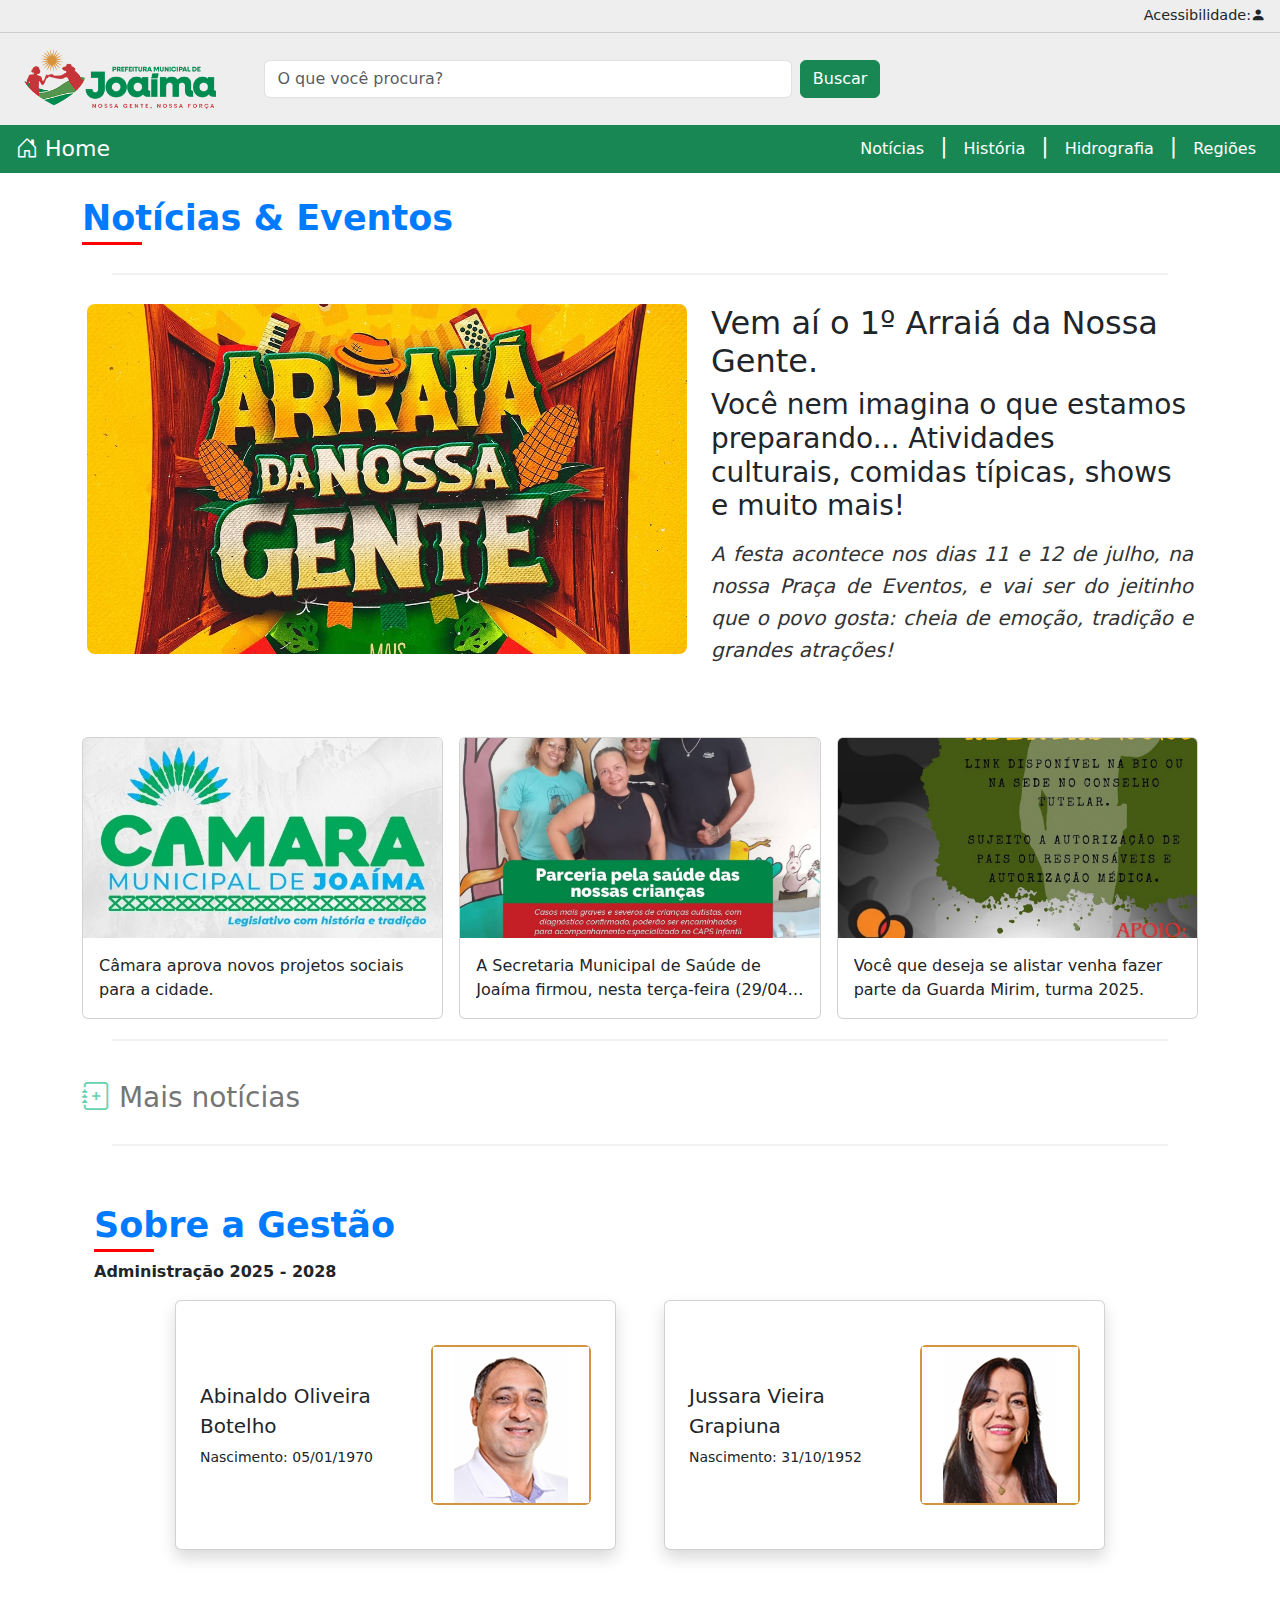
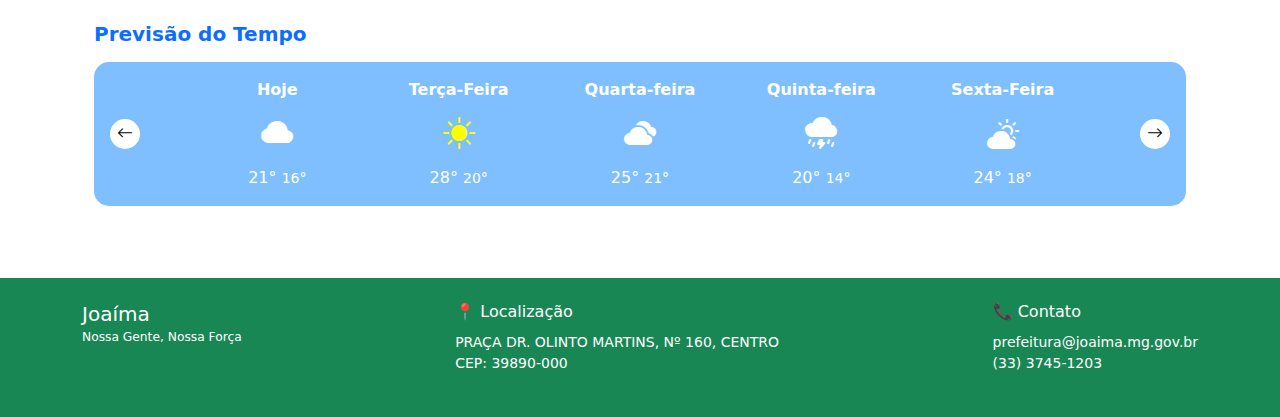
<file: index.html>
<!DOCTYPE html>
<html lang="pt-br">

<head>
    <meta charset="UTF-8">
    <meta name="viewport" content="width=device-width, initial-scale=1">
    <title>Prefeitura de Joaíma</title>

    <!-- CSS -->
    <link rel="stylesheet" href="css/style.css">

    <!-- Bootstrap -->
    <link href="https://cdn.jsdelivr.net/npm/bootstrap@5.3.0/dist/css/bootstrap.min.css" rel="stylesheet">

    <link rel="stylesheet" href="https://cdn.jsdelivr.net/npm/bootstrap-icons@1.10.5/font/bootstrap-icons.css">
    <link href="https://fonts.googleapis.com/css2?family=Inter:wght@400;600;700&display=swap" rel="stylesheet">

    <!-- Hotjar Tracking Code for https://joaima.netlify.app/ -->
    <script>
        (function (h, o, t, j, a, r) {
            h.hj = h.hj || function () { (h.hj.q = h.hj.q || []).push(arguments) };
            h._hjSettings = { hjid: 6449091, hjsv: 6 };
            a = o.getElementsByTagName('head')[0];
            r = o.createElement('script'); r.async = 1;
            r.src = t + h._hjSettings.hjid + j + h._hjSettings.hjsv;
            a.appendChild(r);
        })(window, document, 'https://static.hotjar.com/c/hotjar-', '.js?sv=');
    </script>

</head>

<body>

    <!-- Top bar -->
    <div class="top-bar d-flex justify-content-between align-items-center">
        <div></div>
        <div>Acessibilidade:<i class="bi bi-person-fill"></i></div>
    </div>

    <!-- Header com a logo e a barra de pesquisa -->
    <header>
        <div class="py-3 align-items-center" style="background-color: #eee;">
            <div class="d-flex align-items-center px-4">
                <a class="me-3news" href="index.html">
                    <img src="img/logo_mobile.svg" alt="Logo Joaíma" class="logo me-5">
                </a>
                <form class="d-flex w-50" role="search">
                    <input class="form-control me-2" type="search" placeholder="O que você procura?"
                        aria-label="Buscar">
                    <button class="btn btn-success" type="submit">Buscar</button>
                </form>
            </div>
        </div>

        <!-- Barra de navegação (NavBar) -->
        <nav class="navbar navbar-expand-lg navbar-dark bg-success py-0">
            <a class="navbar-brand ps-3" href="index.html" style="font-size: 22px;">
                <i class="bi bi-house-door"></i>
                <span style="font-size: 22px;">Home</span>
            </a>

            <button class="navbar-toggler ms-auto me-2" type="button" data-bs-toggle="collapse"
                data-bs-target="#navbarContent">
                <span class="navbar-toggler-icon"></span>
            </button>

            <div class="collapse navbar-collapse px-3 py-2" id="navbarContent">
                <ul class="navbar-nav ms-auto fs-6">
                    <li class="nav-item"><a class="nav-link text-white" href="index.html">Notícias</a></li>
                    <span class="text-white px-2 d-none d-md-inline" style="font-size: 22px;">|</span>
                    <li class="nav-item"><a class="nav-link text-white" href="historia.html">História</a></li>
                    <span class="text-white px-2 d-none d-md-inline" style="font-size: 22px;">|</span>
                    <li class="nav-item"><a class="nav-link text-white" href="hidrografias.html">Hidrografia</a></li>
                    <span class="text-white px-2 d-none d-md-inline" style="font-size: 22px;">|</span>
                    <li class="nav-item"><a class="nav-link text-white" href="regioes.html">Regiões</a></li>
                </ul>
            </div>

        </nav>
    </header>


    <!-- Conteúdo principal da página -->
    <div class="container">
        <h4 class="section-title mt-4">Notícias & Eventos</h4>
        <hr class="custom-separator">

        <!-- Destaques -->
        <div class="row mt-4">
            <div class="col-md-12">
                <div class="d-flex flex-column flex-md-row align-items-start destaque-box">
                    <img src="img/Cultura.jpg" alt="Arraiá" class="img-destaque me-4 news-card">
                    <div>
                        <h1 class="fs-2">Vem aí o 1º Arraiá da Nossa Gente.</h1>
                        <h1 class="fs-3">Você nem imagina o que estamos preparando... Atividades culturais, comidas
                            típicas, shows e
                            muito mais!</h1>
                        <p class="fst-italic">A festa acontece nos dias 11 e 12 de julho, na nossa Praça de Eventos, e
                            vai ser do jeitinho que o povo gosta:
                            cheia de emoção, tradição e grandes atrações!</p>
                    </div>
                </div>
            </div>
        </div>

        <div class="row row-cols-1 row-cols-md-3 g-3" style="padding-top: 50px;">

            <div class="col">
                <div class="card news-card">
                    <img src="img/camara1.jpg" class="card-img-top" alt="Notícia">
                    <div class="card-body">
                        <p class="card-text">Câmara aprova novos projetos sociais para a cidade.</p>
                    </div>
                </div>
            </div>

            <div class="col">
                <div class="card news-card">
                    <img src="img/saude (1).jpg" class="card-img-top" alt="Notícia">
                    <div class="card-body">
                        <p class="card-text">A Secretaria Municipal de Saúde de Joaíma firmou, nesta terça-feira
                            (29/04), uma importante parceria com o CAPS Infantil de Jequitinhonha.</p>
                    </div>
                </div>
            </div>

            <div class="col">
                <div class="card news-card">
                    <img src="img/social.jpg" class="card-img-top" alt="Notícia">
                    <div class="card-body">
                        <p class="card-text">Você que deseja se alistar venha fazer parte da Guarda Mirim, turma 2025.
                        </p>
                    </div>
                </div>
            </div>
        </div>
        <hr class="custom-separator">

        <!-- Mais notícias -->
        <h3 style="color: #757575; padding-top: 30px; padding-bottom: 10px;">
            <i class="bi bi-journal-plus" style=" color: #65D2AE;"></i>
            Mais notícias
        </h3>

        <hr class="custom-separator">

        <!-- Seção: Sobre a Gestão -->
        <section class="gestao">
            <div class="container">
                <h4 class="section-title mt-5">Sobre a Gestão</h4>
                <p><strong>Administração 2025 - 2028</strong></p>
                <div class="row justify-content-center gap-4">

                    <div class="col-md-5">
                        <div class="card p-4 shadow d-flex flex-row align-items-center" style="min-height: 250px;">
                            <div class="me-4">
                                <p class="fs-5 mb-1">Abinaldo Oliveira Botelho</p>
                                <small>Nascimento: 05/01/1970</small>
                            </div>
                            <img src="img/abinaldo.png" alt="Prefeito" class="rounded">
                        </div>
                    </div>

                    <div class="col-md-5">
                        <div class="card p-4 shadow d-flex flex-row align-items-center" style="min-height: 250px;">
                            <div class="me-4">
                                <p class="fs-5 mb-1">Jussara Vieira Grapiuna</p>
                                <small>Nascimento: 31/10/1952</small>
                            </div>
                            <img src="img/jussara.png" alt="Vice Prefeita" class="rounded">
                        </div>
                    </div>

                </div>
            </div>
        </section>


        <section class="clima py-5">

            <div class="container my-4">
                <h5 class="text-primary fw-bold mb-3">Previsão do Tempo</h5>

                <div class="d-flex weather-widget">
                    <div class="arrow me-3"><i class="bi bi-arrow-left"></i></div>

                    <div class="forecast-day">
                        <div class="day">Hoje</div>
                        <div class="icon"><i class="bi bi-cloud-fill"></i></div>
                        <div class="temp">21° <small>16°</small></div>
                    </div>

                    <div class="forecast-day">
                        <div class="day">Terça-Feira</div>
                        <div class="icon" style="color: yellow;"><i class="bi bi-sun-fill"></i></div>
                        <div class="temp">28° <small>20°</small></div>
                    </div>

                    <div class="forecast-day">
                        <div class="day">Quarta-feira</div>
                        <div class="icon"><i class="bi bi-clouds-fill"></i></div>
                        <div class="temp">25° <small>21°</small></div>
                    </div>

                    <div class="forecast-day">
                        <div class="day">Quinta-feira</div>
                        <div class="icon"><i class="bi bi-cloud-lightning-rain-fill"></i></div>
                        <div class="temp">20° <small>14°</small></div>
                    </div>

                    <div class="forecast-day">
                        <div class="day">Sexta-Feira</div>
                        <div class="icon"><i class="bi bi-cloud-sun-fill"></i></div>
                        <div class="temp">24° <small>18°</small></div>
                    </div>

                    <div class="arrow ms-3"><i class="bi bi-arrow-right"></i></div>
                </div>
            </div>
        </section>

    </div> <!-- Fechamento do container "main" Principal -->

    <!-- Rodapé -->
    <footer class="bg-success text-white py-4">
        <div class=" container footer-flex">
            <div>
                <h5 class="mb-0">Joaíma</h5>
                <small>Nossa Gente, Nossa Força</small>
                <div class="mt-3">
                    <i class="fab fa-facebook me-2"></i>
                    <i class="fab fa-linkedin me-2"></i>
                    <i class="fab fa-instagram"></i>
                </div>
            </div>
            <div>
                <h6>📍 Localização</h6>
                <p>PRAÇA DR. OLINTO MARTINS, Nº 160, CENTRO<br>CEP: 39890-000</p>
            </div>
            <div>
                <h6>📞 Contato</h6>
                <p>prefeitura@joaima.mg.gov.br<br>(33) 3745-1203</p>
            </div>
        </div>
    </footer>


    <!-- Bootstrap JS -->
    <script src="https://cdn.jsdelivr.net/npm/bootstrap@5.3.0/dist/js/bootstrap.bundle.min.js"></script>

</body>

</html>
</file>
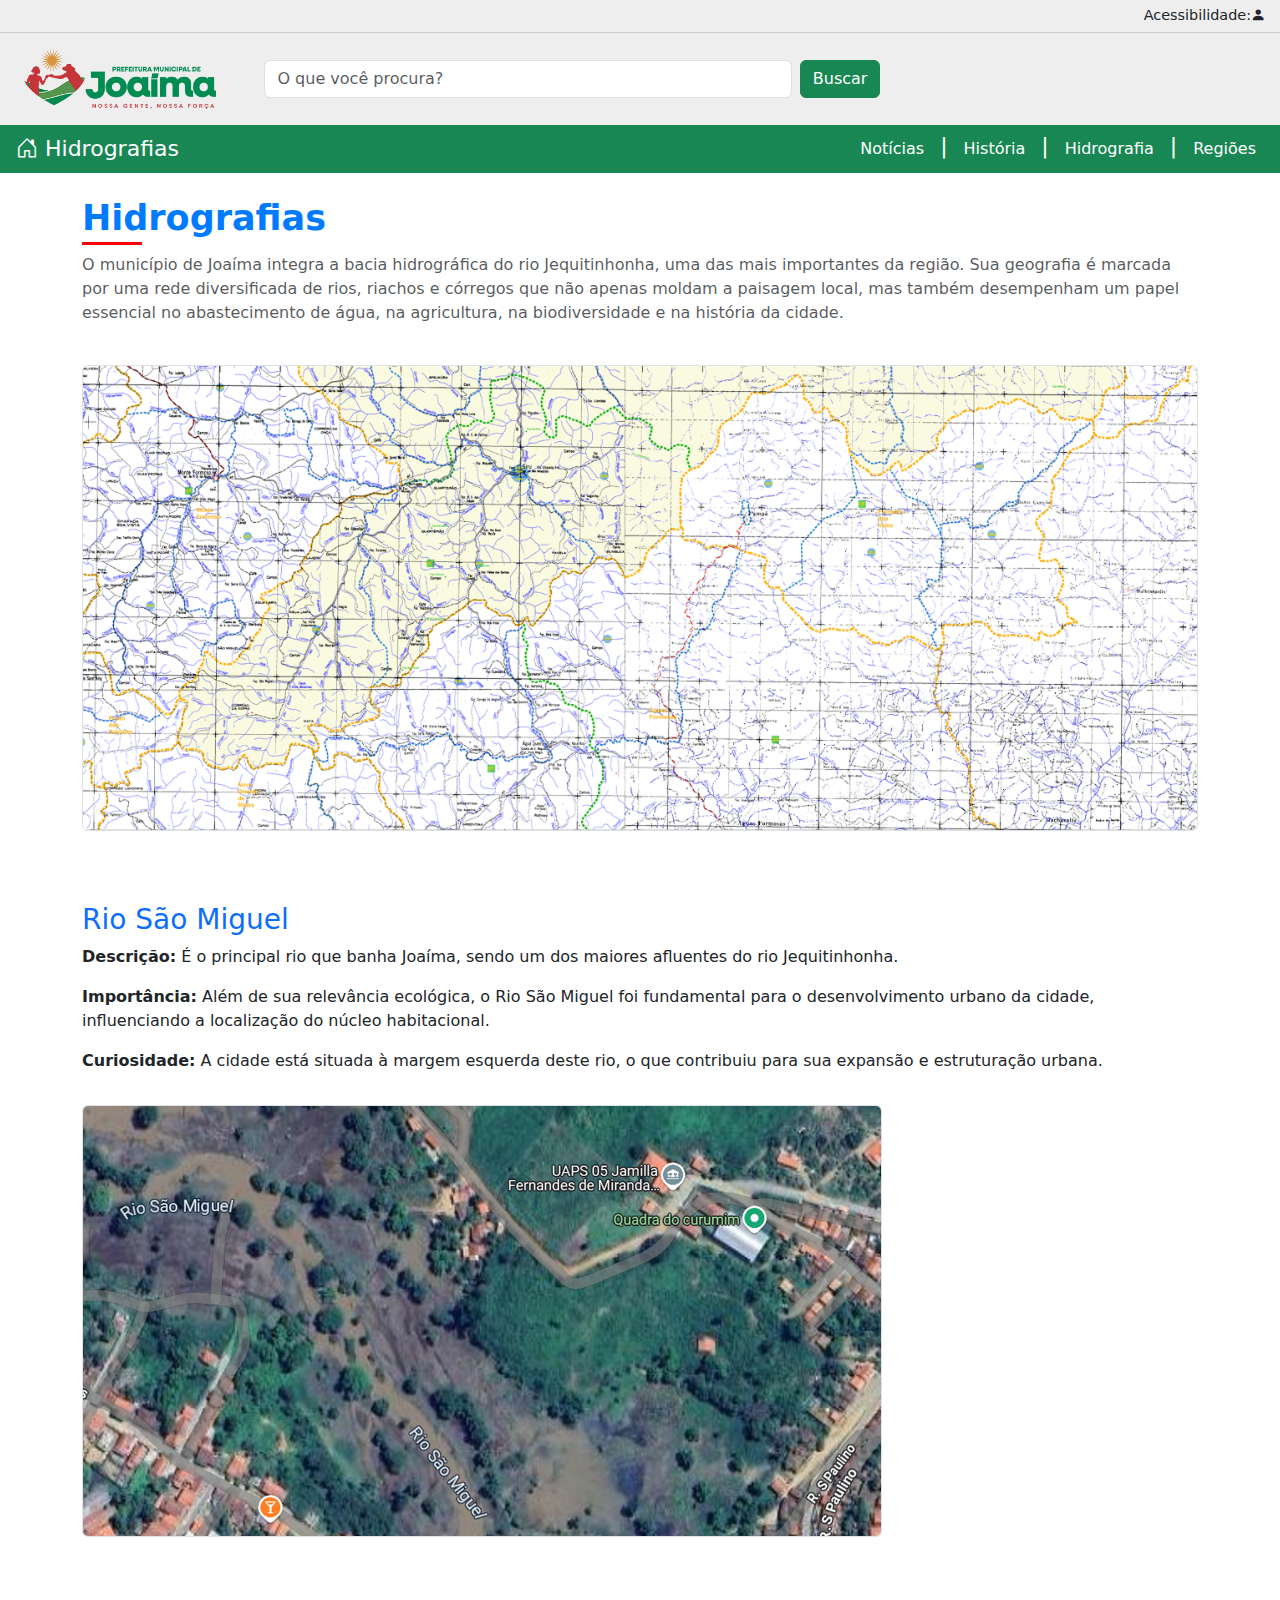
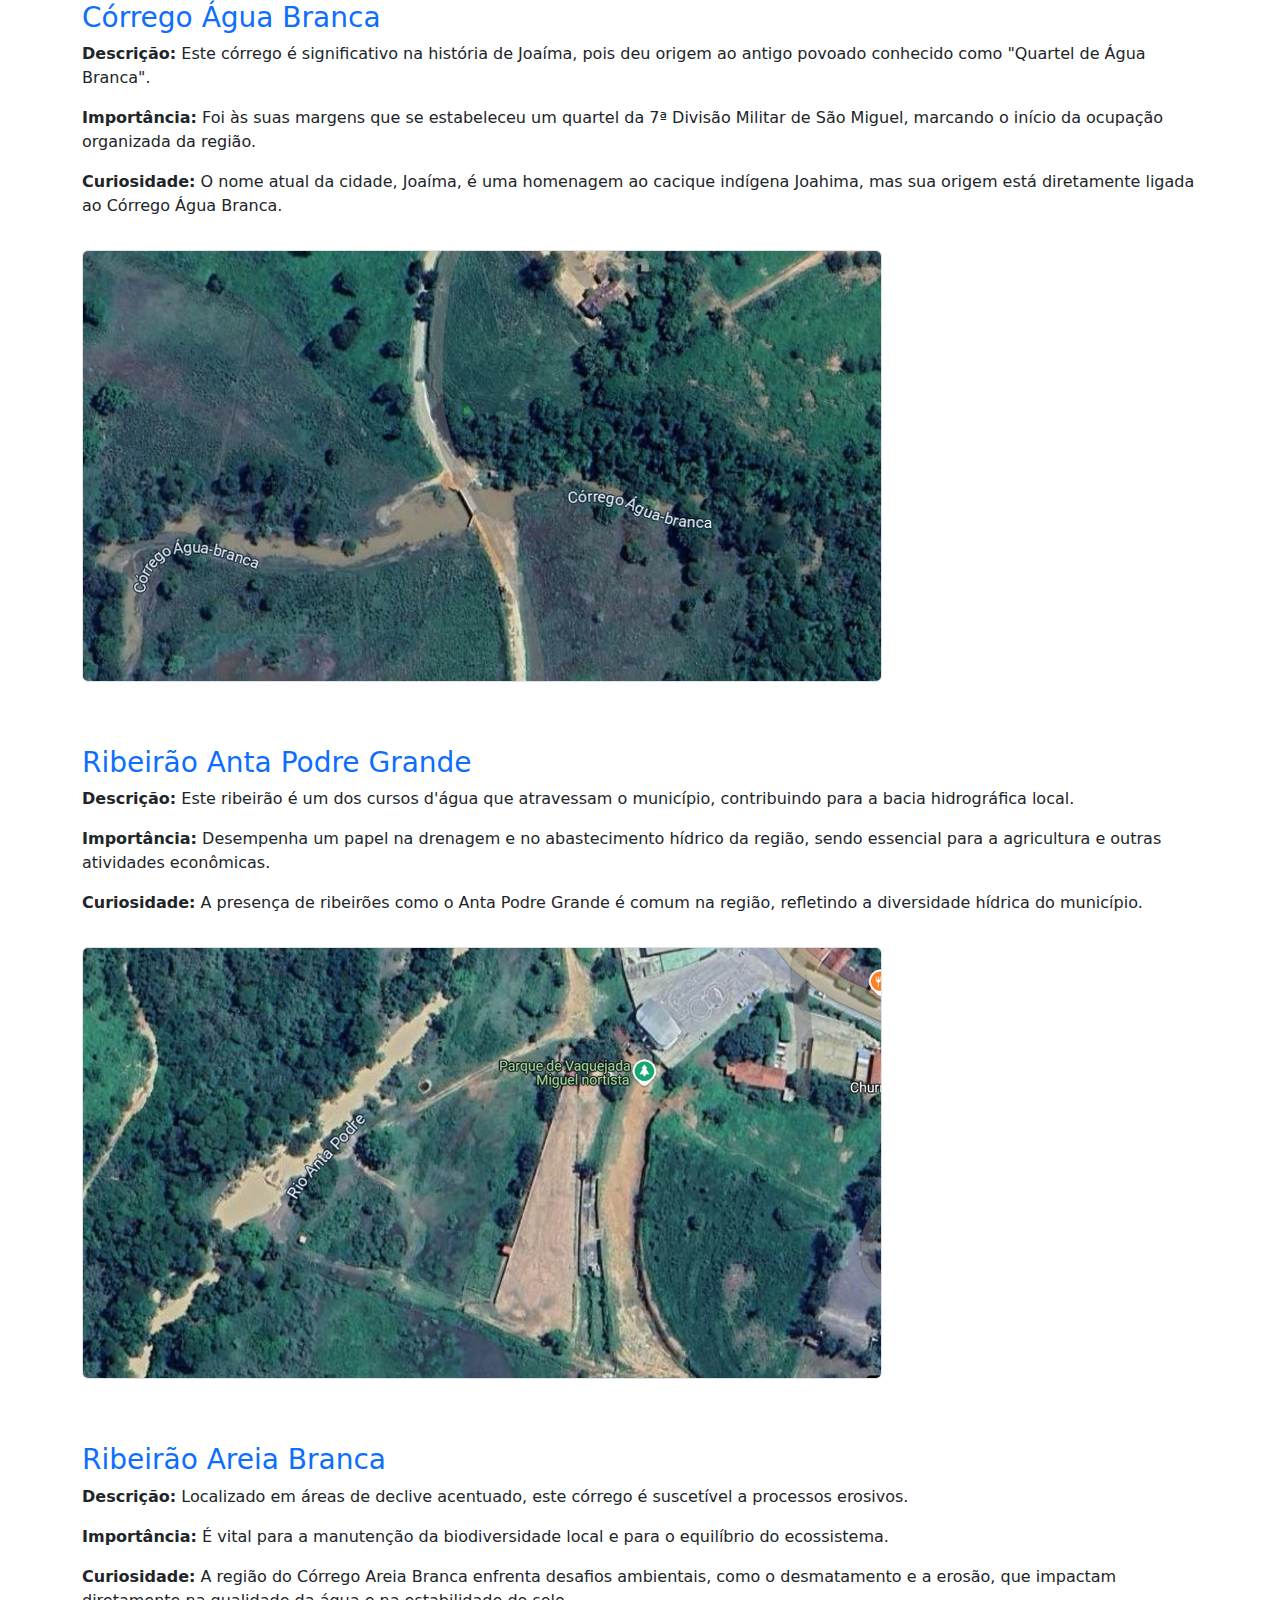
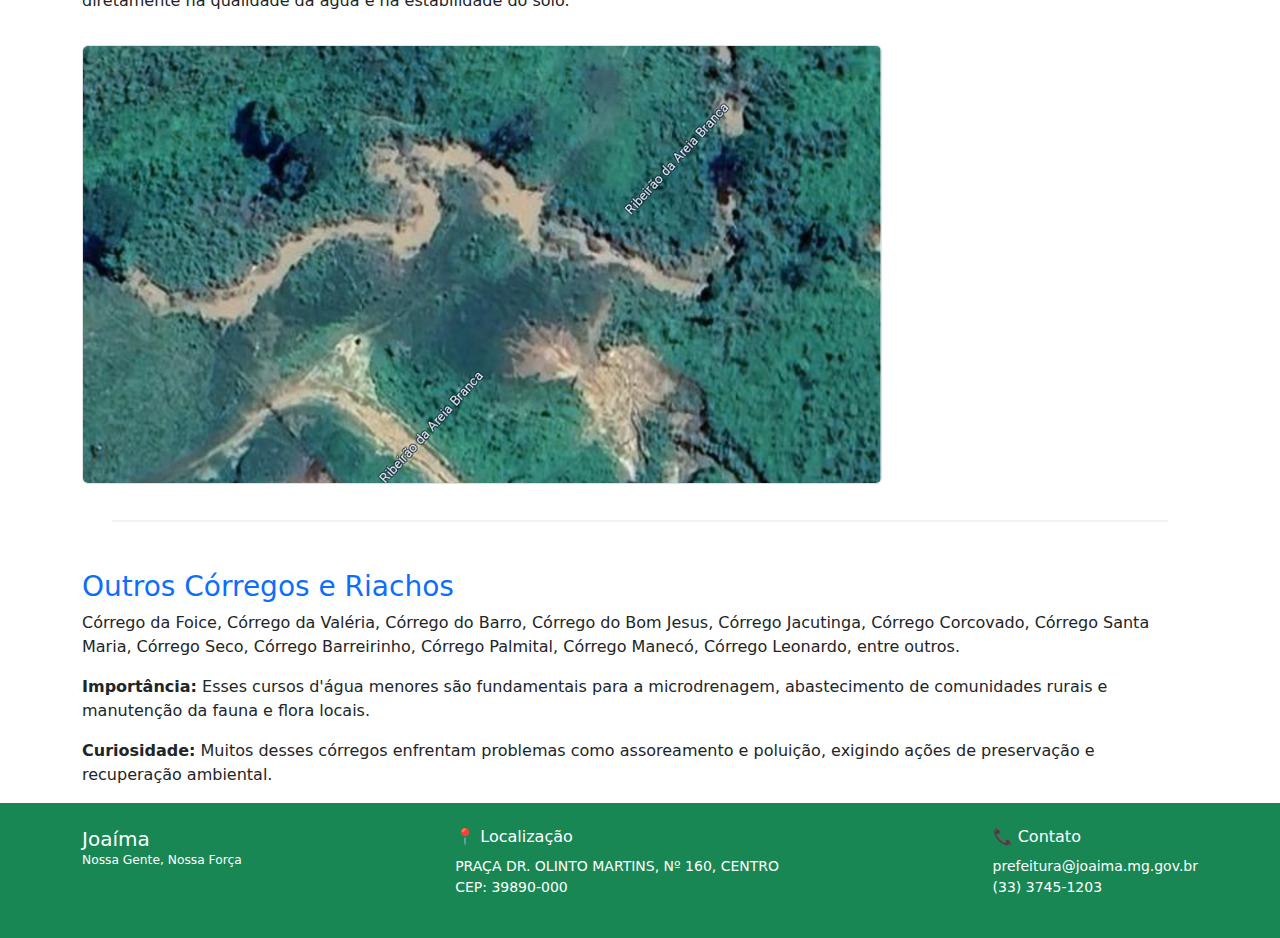
<file: hidrografias.html>
<html lang="pt-br">

<head>
    <meta charset="UTF-8">
    <meta name="viewport" content="width=device-width, initial-scale=1.0">
    <title>Prefeitura de Joaíma</title>

    <!-- CSS -->
    <link rel="stylesheet" href="css/style.css">

    <!-- Bootstrap -->
    <link href="https://cdn.jsdelivr.net/npm/bootstrap@5.3.0/dist/css/bootstrap.min.css" rel="stylesheet">

    <link rel="stylesheet" href="https://cdn.jsdelivr.net/npm/bootstrap-icons@1.10.5/font/bootstrap-icons.css">
    <link href="https://fonts.googleapis.com/css2?family=Inter:wght@400;600;700&display=swap" rel="stylesheet">

    <!-- Hotjar Tracking Code for https://joaima.netlify.app/ -->
    <script>
        (function (h, o, t, j, a, r) {
            h.hj = h.hj || function () { (h.hj.q = h.hj.q || []).push(arguments) };
            h._hjSettings = { hjid: 6449091, hjsv: 6 };
            a = o.getElementsByTagName('head')[0];
            r = o.createElement('script'); r.async = 1;
            r.src = t + h._hjSettings.hjid + j + h._hjSettings.hjsv;
            a.appendChild(r);
        })(window, document, 'https://static.hotjar.com/c/hotjar-', '.js?sv=');
    </script>

</head>

<body>
    <!-- Top bar -->
    <div class="top-bar d-flex justify-content-between align-items-center">
        <div></div>
        <div>Acessibilidade:<i class="bi bi-person-fill"></i></div>
    </div>

    <!-- Header com a logo e a barra de pesquisa -->
    <header>
        <div class="py-3 align-items-center" style="background-color: #eee;">
            <div class="d-flex align-items-center px-4">
                <a class="me-3news" href="index.html">
                    <img src="img/logo_mobile.svg" alt="Logo Joaíma" class="logo me-5">
                </a>
                <form class="d-flex w-50" role="search">
                    <input class="form-control me-2" type="search" placeholder="O que você procura?"
                        aria-label="Buscar">
                    <button class="btn btn-success" type="submit">Buscar</button>
                </form>
            </div>
        </div>

        <!-- Barra de navegação (NavBar) -->
        <nav class="navbar navbar-expand-lg navbar-dark bg-success py-0">
            <a class="navbar-brand ps-3" href="hidrografias.html" style="font-size: 22px;">
                <i class="bi bi-house-door"></i>
                <span style="font-size: 22px;">Hidrografias</span>
            </a>

            <button class="navbar-toggler ms-auto me-2" type="button" data-bs-toggle="collapse"
                data-bs-target="#navbarContent">
                <span class="navbar-toggler-icon"></span>
            </button>

            <div class="collapse navbar-collapse px-3 py-2" id="navbarContent">
                <ul class="navbar-nav ms-auto fs-6">
                    <li class="nav-item"><a class="nav-link text-white" href="index.html">Notícias</a></li>
                    <span class="text-white px-2 d-none d-md-inline" style="font-size: 22px;">|</span>
                    <li class="nav-item"><a class="nav-link text-white" href="historia.html">História</a></li>
                    <span class="text-white px-2 d-none d-md-inline" style="font-size: 22px;">|</span>
                    <li class="nav-item"><a class="nav-link text-white" href="hidrografias.html">Hidrografia</a></li>
                    <span class="text-white px-2 d-none d-md-inline" style="font-size: 22px;">|</span>
                    <li class="nav-item"><a class="nav-link text-white" href="regioes.html">Regiões</a></li>
                </ul>
            </div>

        </nav>
    </header>

    <!-- Seção: Hidrografias -->
    <section class="hidrografias">
        <div class="container">
            <h4 class="section-title mt-4">Hidrografias</h4>
            <p class="text-muted">
                O município de Joaíma integra a bacia hidrográfica do rio Jequitinhonha, uma das mais importantes da
                região.
                Sua geografia é marcada por uma rede diversificada de rios, riachos e córregos que não apenas moldam a
                paisagem
                local, mas também desempenham um papel essencial no abastecimento de água, na agricultura, na
                biodiversidade e na história da cidade.
            </p>

            <img src="img/mapa-hidrographico.png" alt="Mapa Hidrográfico" class="img-fluid my-4 rounded border">

            <!-- Rio São Miguel -->
            <h3 class="mt-5 text-primary">Rio São Miguel</h3>
            <p><strong>Descrição:</strong> É o principal rio que banha Joaíma, sendo um dos maiores afluentes do rio
                Jequitinhonha.</p>
            <p><strong>Importância:</strong> Além de sua relevância ecológica, o Rio São Miguel foi fundamental para o
                desenvolvimento urbano da cidade, influenciando a localização do núcleo habitacional.</p>
            <p><strong>Curiosidade:</strong> A cidade está situada à margem esquerda deste rio, o que contribuiu para
                sua expansão e estruturação urbana.</p>
            <img src="img/riomiguelfoto.png" alt="Rio São Miguel" class="img-fluid my-3 rounded border" width="800" />

            <!-- Córrego Água Branca -->
            <h3 class="mt-5 text-primary">Córrego Água Branca</h3>
            <p><strong>Descrição:</strong> Este córrego é significativo na história de Joaíma, pois deu origem ao antigo
                povoado conhecido como "Quartel de Água Branca".</p>
            <p><strong>Importância:</strong> Foi às suas margens que se estabeleceu um quartel da 7ª Divisão Militar de
                São Miguel, marcando o início da ocupação organizada da região.</p>
            <p><strong>Curiosidade:</strong> O nome atual da cidade, Joaíma, é uma homenagem ao cacique indígena
                Joahima, mas sua origem está diretamente ligada ao Córrego Água Branca.</p>
            <img src="img/corrego-agua-branca.png" alt="Córrego Água Branca" class="img-fluid my-3 rounded border"
                width="800" />

            <!-- Ribeirão Anta Podre Grande -->
            <h3 class="mt-5 text-primary">Ribeirão Anta Podre Grande</h3>
            <p><strong>Descrição:</strong> Este ribeirão é um dos cursos d'água que atravessam o município, contribuindo
                para a bacia hidrográfica local.</p>
            <p><strong>Importância:</strong> Desempenha um papel na drenagem e no abastecimento hídrico da região, sendo
                essencial para a agricultura e outras atividades econômicas.</p>
            <p><strong>Curiosidade:</strong> A presença de ribeirões como o Anta Podre Grande é comum na região,
                refletindo a diversidade hídrica do município.</p>
            <img src="img/ribeirao-anta-podre.png" alt="Ribeirão Anta Podre Grande"
                class="img-fluid my-3 rounded border" width="800" />

            <!-- Ribeirão Areia Branca -->
            <h3 class="mt-5 text-primary">Ribeirão Areia Branca</h3>
            <p><strong>Descrição:</strong> Localizado em áreas de declive acentuado, este córrego é suscetível a
                processos erosivos.</p>
            <p><strong>Importância:</strong> É vital para a manutenção da biodiversidade local e para o equilíbrio do
                ecossistema.</p>
            <p><strong>Curiosidade:</strong> A região do Córrego Areia Branca enfrenta desafios ambientais, como o
                desmatamento e a erosão, que impactam diretamente na qualidade da água e na estabilidade do solo.</p>
            <img src="img/ribeirao-areia-branca.png" alt="Ribeirão Areia Branca" class="img-fluid my-3 rounded border"
                width="800" />

            <hr class="custom-separator">

            <!-- Outros Córregos e Riachos -->
            <h3 class="mt-5 text-primary">Outros Córregos e Riachos</h3>
            <p>
                Córrego da Foice, Córrego da Valéria, Córrego do Barro, Córrego do Bom Jesus, Córrego Jacutinga,
                Córrego Corcovado, Córrego Santa Maria, Córrego Seco, Córrego Barreirinho, Córrego Palmital,
                Córrego Manecó, Córrego Leonardo, entre outros.
            </p>
            <p><strong>Importância:</strong> Esses cursos d'água menores são fundamentais para a microdrenagem,
                abastecimento de comunidades rurais e manutenção da fauna e flora locais.</p>
            <p><strong>Curiosidade:</strong> Muitos desses córregos enfrentam problemas como assoreamento e poluição,
                exigindo ações de preservação e recuperação ambiental.</p>
        </div>
    </section>

    <!-- Rodapé -->
    <footer class="bg-success text-white py-4">
        <div class=" container footer-flex">
            <div>
                <h5 class="mb-0">Joaíma</h5>
                <small>Nossa Gente, Nossa Força</small>
                <div class="mt-3">
                    <i class="fab fa-facebook me-2"></i>
                    <i class="fab fa-linkedin me-2"></i>
                    <i class="fab fa-instagram"></i>
                </div>
            </div>
            <div>
                <h6>📍 Localização</h6>
                <p>PRAÇA DR. OLINTO MARTINS, Nº 160, CENTRO<br>CEP: 39890-000</p>
            </div>
            <div>
                <h6>📞 Contato</h6>
                <p>prefeitura@joaima.mg.gov.br<br>(33) 3745-1203</p>
            </div>
        </div>
    </footer>

    <!-- Bootstrap JS -->
    <script src="https://cdn.jsdelivr.net/npm/bootstrap@5.3.0/dist/js/bootstrap.bundle.min.js"></script>

</body>

</html>
</file>
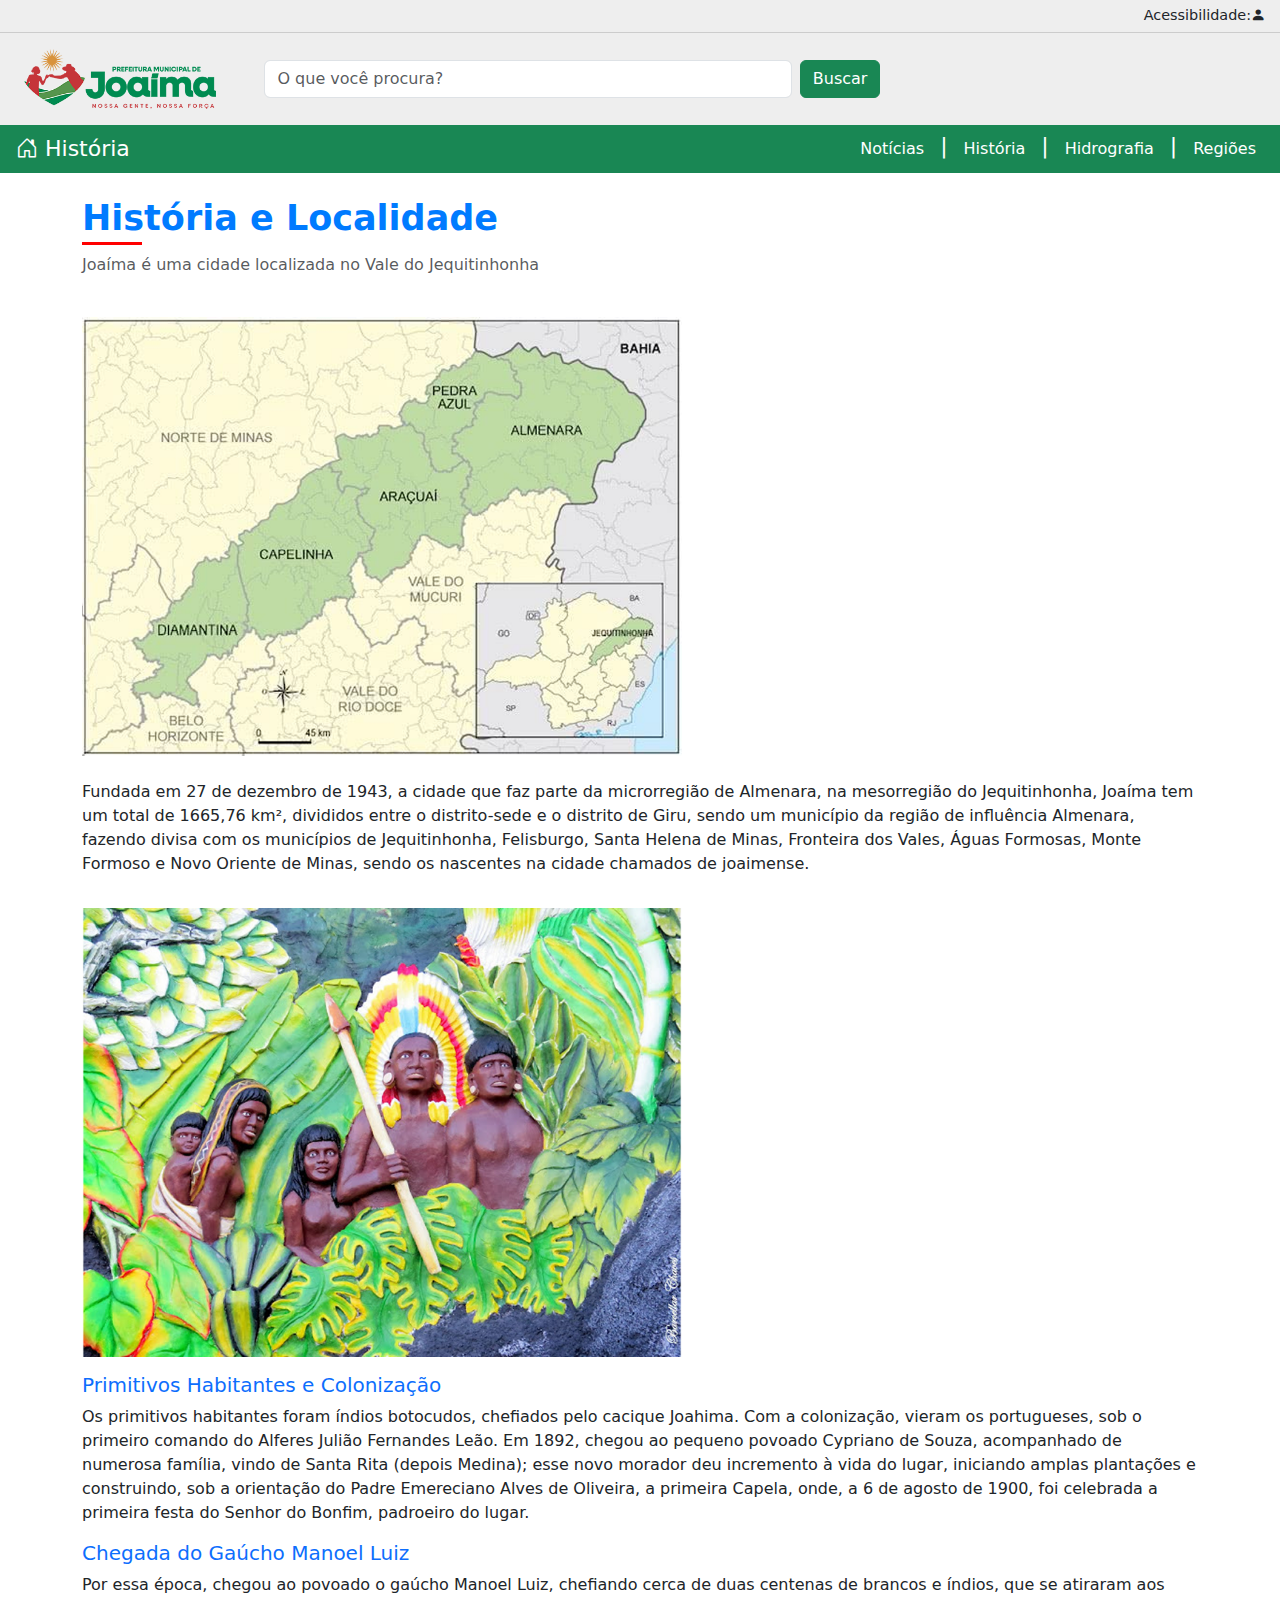
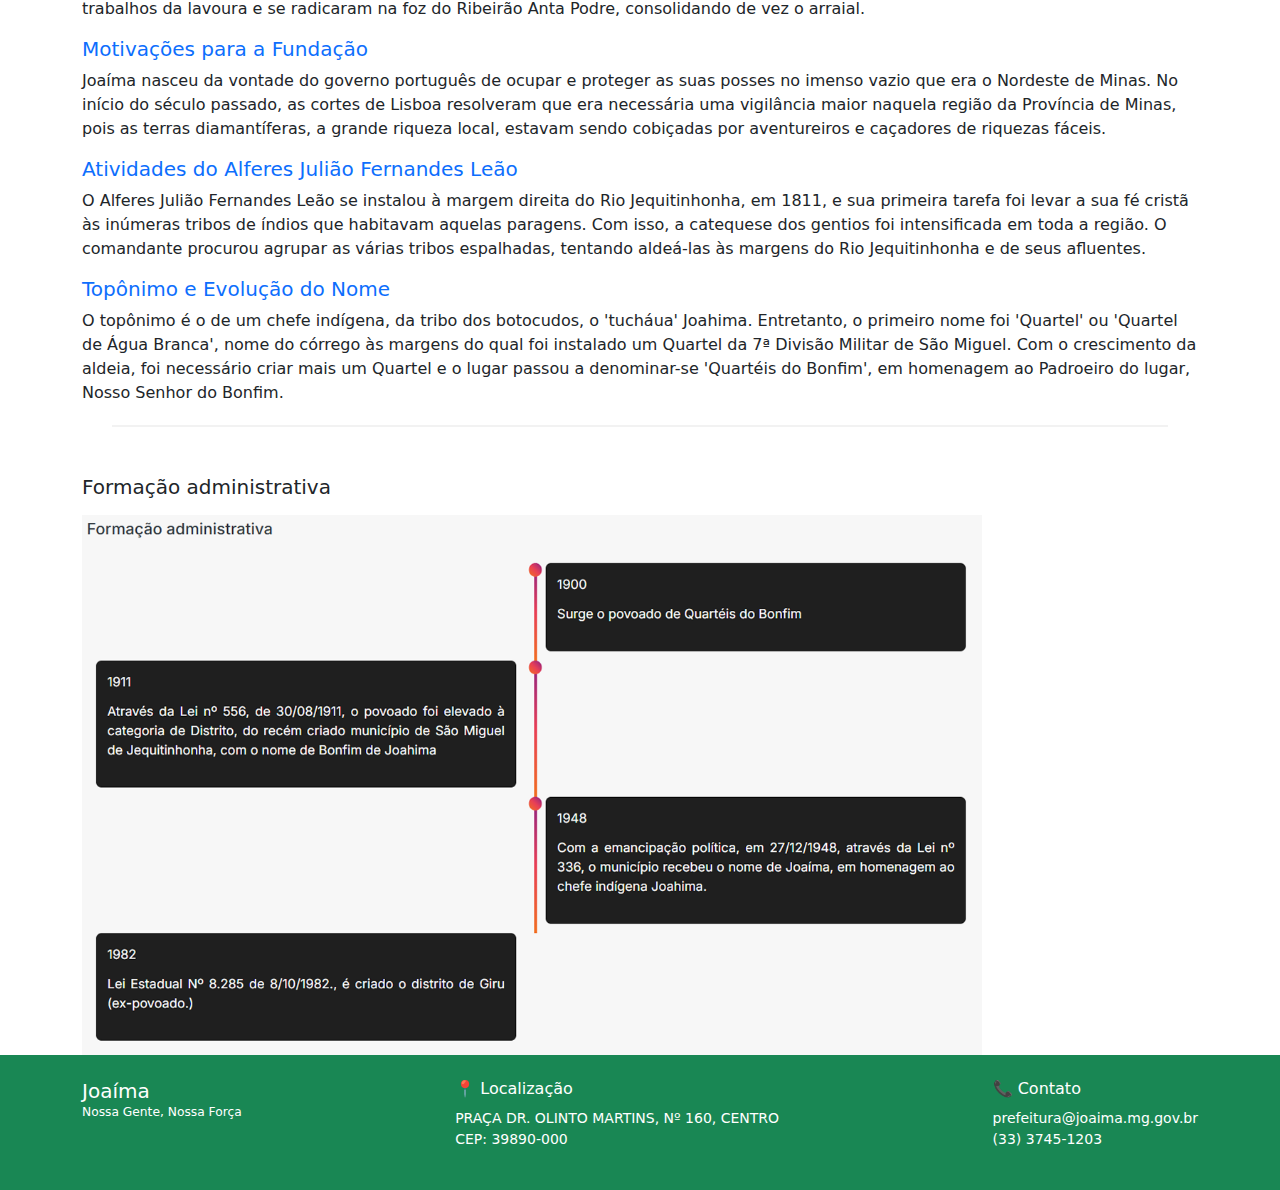
<file: historia.html>
<html lang="pt-br">

<head>
    <meta charset="UTF-8">
    <meta name="viewport" content="width=device-width, initial-scale=1.0">
    <title>Prefeitura de Joaíma</title>

    <!-- CSS -->
    <link rel="stylesheet" href="css/style.css">

    <!-- Bootstrap -->
    <link href="https://cdn.jsdelivr.net/npm/bootstrap@5.3.0/dist/css/bootstrap.min.css" rel="stylesheet">

    <link rel="stylesheet" href="https://cdn.jsdelivr.net/npm/bootstrap-icons@1.10.5/font/bootstrap-icons.css">
    <link href="https://fonts.googleapis.com/css2?family=Inter:wght@400;600;700&display=swap" rel="stylesheet">

    <!-- Hotjar Tracking Code for https://joaima.netlify.app/ -->
    <script>
        (function (h, o, t, j, a, r) {
            h.hj = h.hj || function () { (h.hj.q = h.hj.q || []).push(arguments) };
            h._hjSettings = { hjid: 6449091, hjsv: 6 };
            a = o.getElementsByTagName('head')[0];
            r = o.createElement('script'); r.async = 1;
            r.src = t + h._hjSettings.hjid + j + h._hjSettings.hjsv;
            a.appendChild(r);
        })(window, document, 'https://static.hotjar.com/c/hotjar-', '.js?sv=');
    </script>

</head>

<body>

    <!-- Top bar -->
    <div class="top-bar d-flex justify-content-between align-items-center">
        <div></div>
        <div>Acessibilidade:<i class="bi bi-person-fill"></i></div>
    </div>

    <!-- Header com a logo e a barra de pesquisa -->
    <header>
        <div class="py-3 align-items-center" style="background-color: #eee;">
            <div class="d-flex align-items-center px-4">
                <a class="me-3news" href="index.html">
                    <img src="img/logo_mobile.svg" alt="Logo Joaíma" class="logo me-5">
                </a>
                <form class="d-flex w-50" role="search">
                    <input class="form-control me-2" type="search" placeholder="O que você procura?"
                        aria-label="Buscar">
                    <button class="btn btn-success" type="submit">Buscar</button>
                </form>
            </div>
        </div>

        <!-- Barra de navegação (NavBar) -->
        <nav class="navbar navbar-expand-lg navbar-dark bg-success py-0">
            <a class="navbar-brand ps-3" href="historia.html" style="font-size: 22px;">
                <i class="bi bi-house-door"></i>
                <span style="font-size: 22px;">História</span>
            </a>

            <button class="navbar-toggler ms-auto me-2" type="button" data-bs-toggle="collapse"
                data-bs-target="#navbarContent">
                <span class="navbar-toggler-icon"></span>
            </button>

            <div class="collapse navbar-collapse px-3 py-2" id="navbarContent">
                <ul class="navbar-nav ms-auto fs-6">
                    <li class="nav-item"><a class="nav-link text-white" href="index.html">Notícias</a></li>
                    <span class="text-white px-2 d-none d-md-inline" style="font-size: 22px;">|</span>
                    <li class="nav-item"><a class="nav-link text-white" href="historia.html">História</a></li>
                    <span class="text-white px-2 d-none d-md-inline" style="font-size: 22px;">|</span>
                    <li class="nav-item"><a class="nav-link text-white" href="hidrografias.html">Hidrografia</a></li>
                    <span class="text-white px-2 d-none d-md-inline" style="font-size: 22px;">|</span>
                    <li class="nav-item"><a class="nav-link text-white" href="regioes.html">Regiões</a></li>
                </ul>
            </div>

        </nav>
    </header>

    <!-- Seção: História -->
    <section class="historia">
        <div class="container">
            <h4 class="section-title mt-4">História e Localidade</h4>
            <p class="text-muted">Joaíma é uma cidade localizada no Vale do Jequitinhonha</p>
            <img src="img/mapa-vale-jequitinhonha.png" class="img-fluid my-4" alt="Mapa" height="300" width="600">

            <p>Fundada em 27 de dezembro de 1943, a cidade que faz parte da microrregião de Almenara, na mesorregião do
                Jequitinhonha, Joaíma tem um total de 1665,76 km², divididos entre o distrito-sede e o distrito de Giru,
                sendo um município da região de influência Almenara, fazendo divisa com os municípios de Jequitinhonha,
                Felisburgo, Santa Helena de Minas, Fronteira dos Vales, Águas Formosas, Monte Formoso e Novo Oriente de
                Minas, sendo os nascentes na cidade chamados de joaimense.</p>
            <img src="img/indigenas.png" class="img-fluid my-3" alt="Indígenas" height="300" width="600">

            <h5 class="text-primary">Primitivos Habitantes e Colonização</h5>
            <p>Os primitivos habitantes foram índios botocudos, chefiados pelo cacique Joahima. Com a colonização,
                vieram os portugueses, sob o primeiro comando do Alferes Julião Fernandes Leão. Em 1892, chegou ao
                pequeno povoado Cypriano de Souza, acompanhado de numerosa família, vindo de Santa Rita (depois Medina);
                esse novo morador deu incremento à vida do lugar, iniciando amplas plantações e construindo, sob a
                orientação do Padre Emereciano Alves de Oliveira, a primeira Capela, onde, a 6 de agosto de 1900, foi
                celebrada a primeira festa do Senhor do Bonfim, padroeiro do lugar.</p>

            <h5 class="text-primary">Chegada do Gaúcho Manoel Luiz</h5>
            <p>Por essa época, chegou ao povoado o gaúcho Manoel Luiz, chefiando cerca de duas centenas de brancos e
                índios, que se atiraram aos trabalhos da lavoura e se radicaram na foz do Ribeirão Anta Podre,
                consolidando de vez o arraial.</p>

            <h5 class="text-primary">Motivações para a Fundação</h5>
            <p>Joaíma nasceu da vontade do governo português de ocupar e proteger as suas posses no imenso vazio que era
                o Nordeste de Minas. No início do século passado, as cortes de Lisboa resolveram que era necessária uma
                vigilância maior naquela região da Província de Minas, pois as terras diamantíferas, a grande riqueza
                local, estavam sendo cobiçadas por aventureiros e caçadores de riquezas fáceis.</p>

            <h5 class="text-primary">Atividades do Alferes Julião Fernandes Leão</h5>
            <p>O Alferes Julião Fernandes Leão se instalou à margem direita do Rio Jequitinhonha, em 1811, e sua
                primeira tarefa foi levar a sua fé cristã às inúmeras tribos de índios que habitavam aquelas paragens.
                Com isso, a catequese dos gentios foi intensificada em toda a região. O comandante procurou agrupar as
                várias tribos espalhadas, tentando aldeá-las às margens do Rio Jequitinhonha e de seus afluentes.</p>

            <h5 class="text-primary">Topônimo e Evolução do Nome</h5>
            <p>O topônimo é o de um chefe indígena, da tribo dos botocudos, o 'tucháua' Joahima. Entretanto, o primeiro
                nome foi 'Quartel' ou 'Quartel de Água Branca', nome do córrego às margens do qual foi instalado um
                Quartel da 7ª Divisão Militar de São Miguel. Com o crescimento da aldeia, foi necessário criar mais um
                Quartel e o lugar passou a denominar-se 'Quartéis do Bonfim', em homenagem ao Padroeiro do lugar, Nosso
                Senhor do Bonfim.</p>
            <hr class="custom-separator">
            <h5 class="mt-5">Formação administrativa</h5>
            <img src="img/linha-do-tempo.png" class="img-fluid mt-2" alt="Linha do tempo" height="300" width="900">
        </div>
    </section>

    <!-- Rodapé -->
    <footer class="bg-success text-white py-4">
        <div class=" container footer-flex">
            <div>
                <h5 class="mb-0">Joaíma</h5>
                <small>Nossa Gente, Nossa Força</small>
                <div class="mt-3">
                    <i class="fab fa-facebook me-2"></i>
                    <i class="fab fa-linkedin me-2"></i>
                    <i class="fab fa-instagram"></i>
                </div>
            </div>
            <div>
                <h6>📍 Localização</h6>
                <p>PRAÇA DR. OLINTO MARTINS, Nº 160, CENTRO<br>CEP: 39890-000</p>
            </div>
            <div>
                <h6>📞 Contato</h6>
                <p>prefeitura@joaima.mg.gov.br<br>(33) 3745-1203</p>
            </div>
        </div>
    </footer>

    <!-- Bootstrap JS -->
    <script src="https://cdn.jsdelivr.net/npm/bootstrap@5.3.0/dist/js/bootstrap.bundle.min.js"></script>

</body>

</html>
</file>
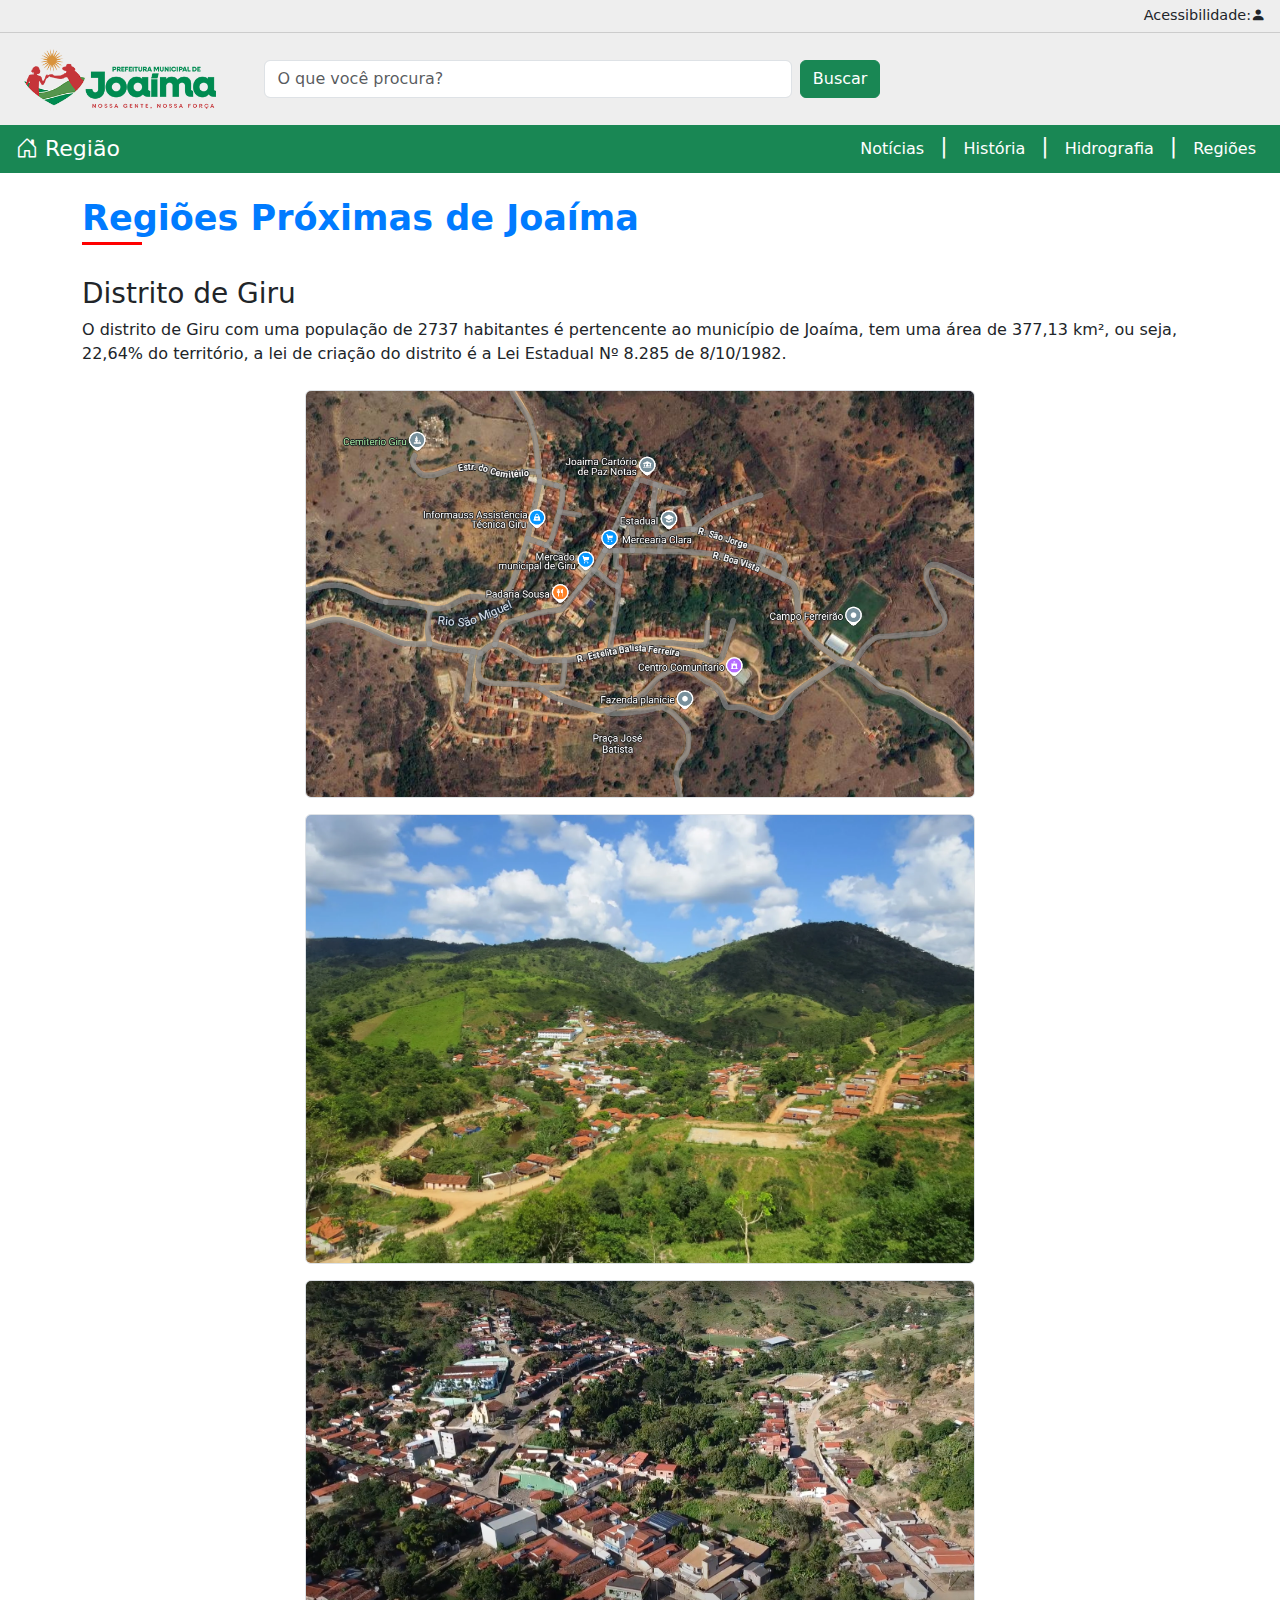
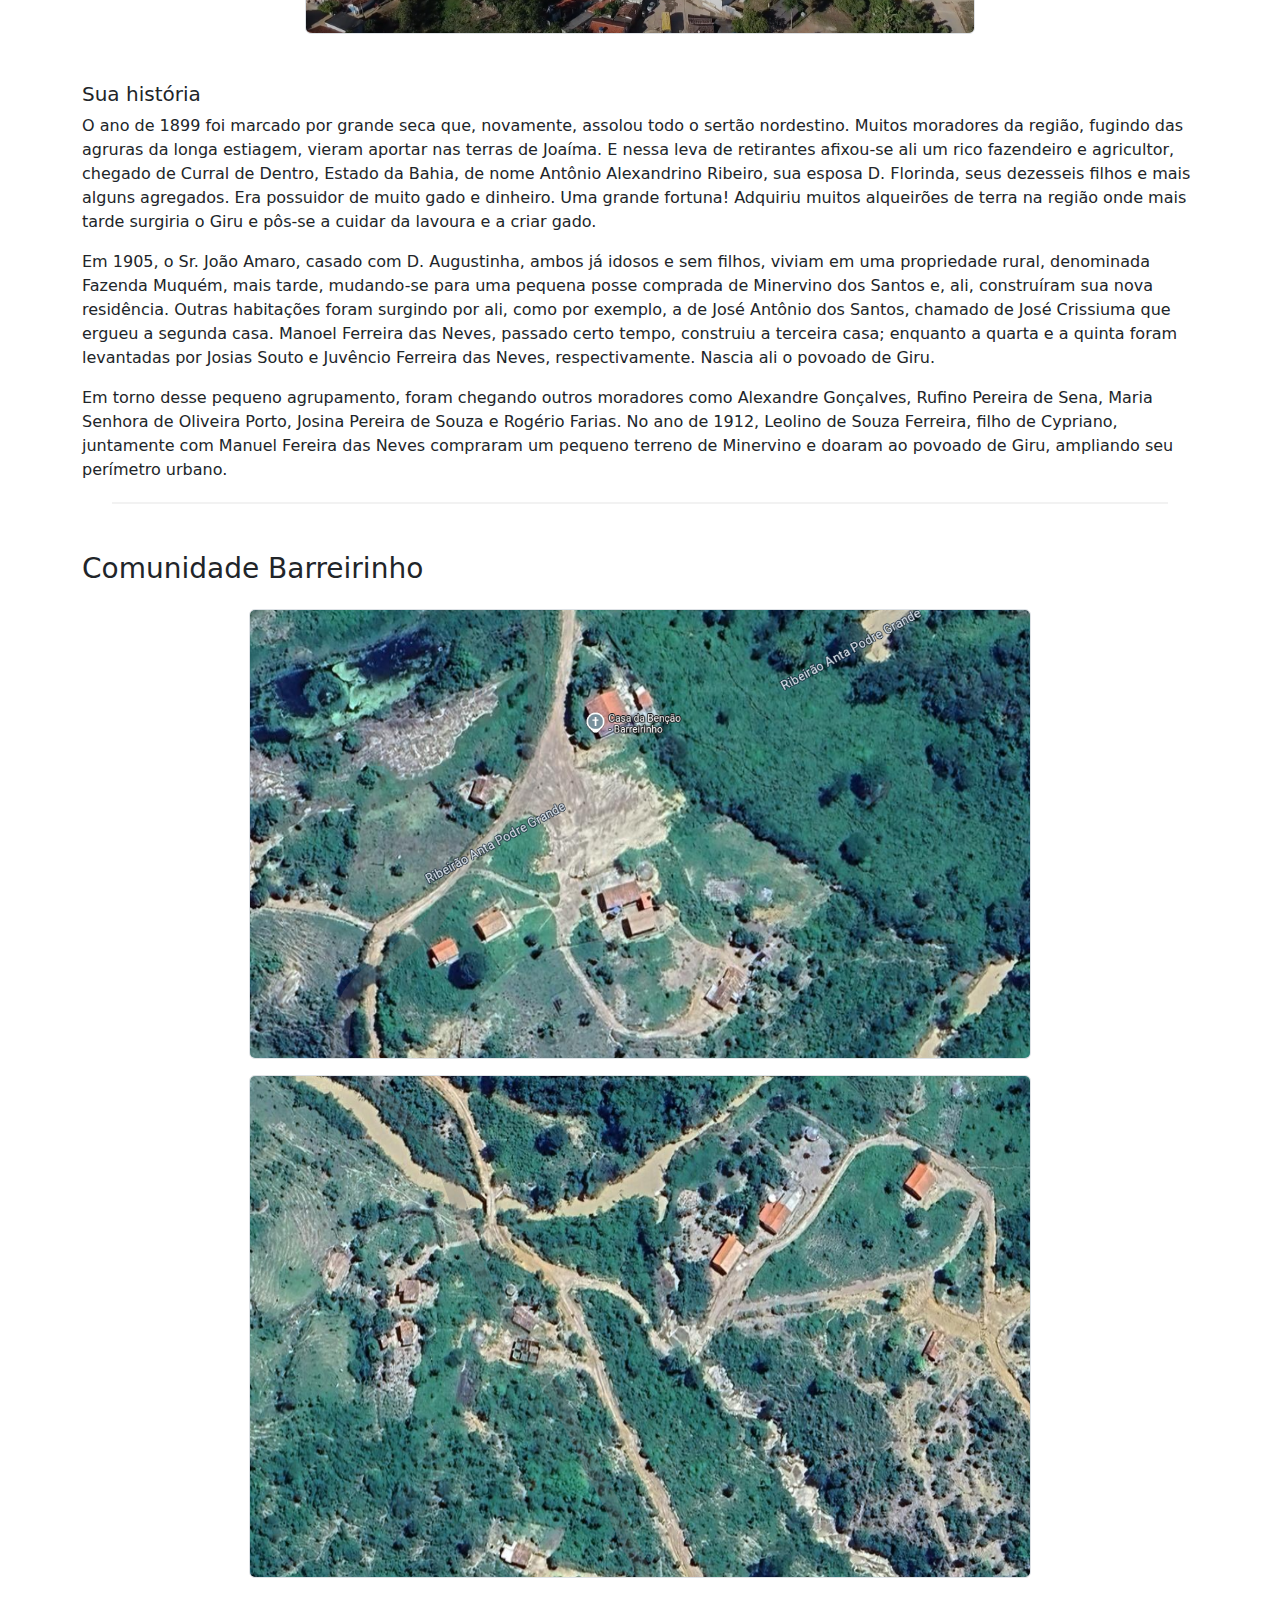
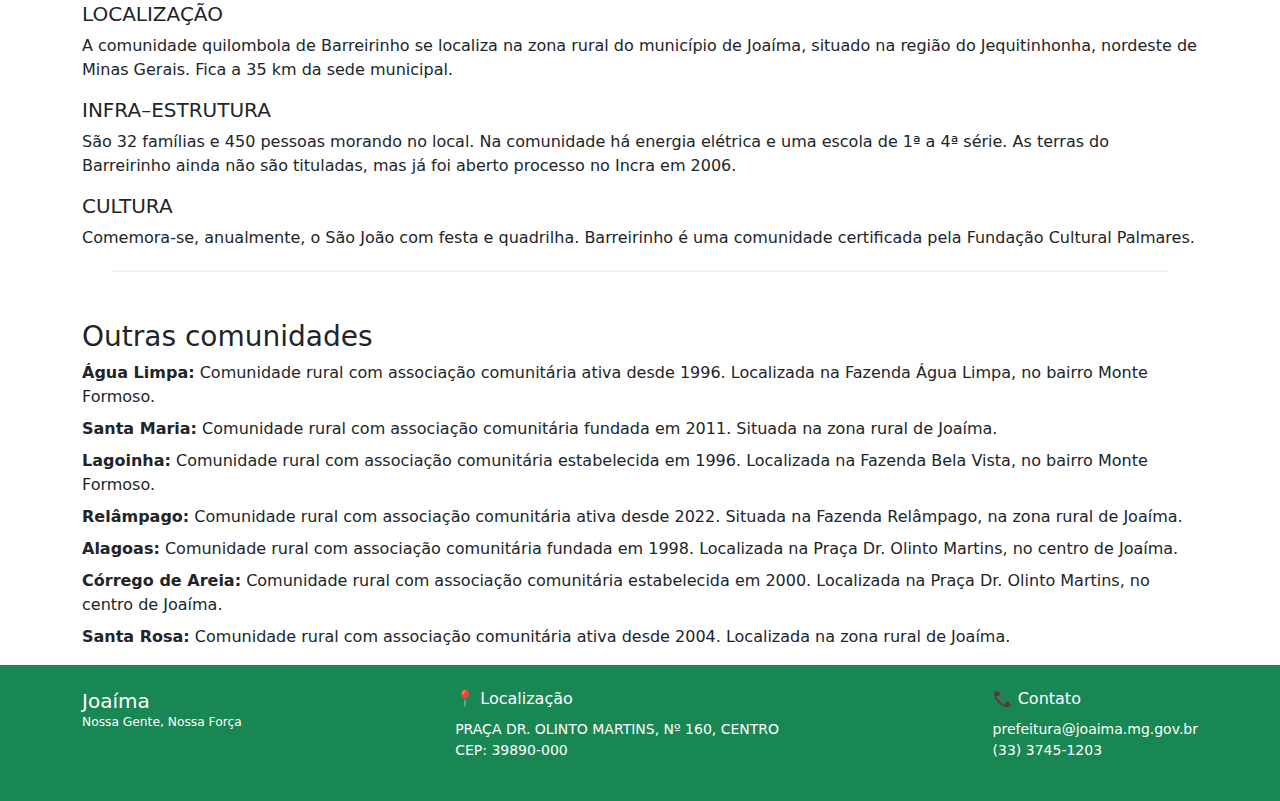
<file: regioes.html>
<html lang="pt-br">

<head>
    <meta charset="UTF-8" />
    <meta name="viewport" content="width=device-width, initial-scale=1" />
    <title>Prefeitura de Joaíma - Regiões Próximas</title>

    <!-- CSS -->
    <link rel="stylesheet" href="css/style.css" />

    <!-- Bootstrap -->
    <link href="https://cdn.jsdelivr.net/npm/bootstrap@5.3.0/dist/css/bootstrap.min.css" rel="stylesheet" />

    <link rel="stylesheet" href="https://cdn.jsdelivr.net/npm/bootstrap-icons@1.10.5/font/bootstrap-icons.css">
    <link href="https://fonts.googleapis.com/css2?family=Inter:wght@400;600;700&display=swap" rel="stylesheet">

    <!-- Hotjar Tracking Code for https://joaima.netlify.app/ -->
    <script>
        (function (h, o, t, j, a, r) {
            h.hj = h.hj || function () { (h.hj.q = h.hj.q || []).push(arguments) };
            h._hjSettings = { hjid: 6449091, hjsv: 6 };
            a = o.getElementsByTagName('head')[0];
            r = o.createElement('script'); r.async = 1;
            r.src = t + h._hjSettings.hjid + j + h._hjSettings.hjsv;
            a.appendChild(r);
        })(window, document, 'https://static.hotjar.com/c/hotjar-', '.js?sv=');
    </script>

</head>

<body>
    <!-- Top bar -->
    <div class="top-bar d-flex justify-content-between align-items-center">
        <div></div>
        <div>Acessibilidade:<i class="bi bi-person-fill"></i></div>
    </div>

    <!-- Header com a logo e a barra de pesquisa -->
    <header>

        <div class="py-3 align-items-center" style="background-color: #eee;">
            <div class="d-flex align-items-center px-4">
                <a class="me-3news" href="index.html">
                    <img src="img/logo_mobile.svg" alt="Logo Joaíma" class="logo me-5">
                </a>
                <form class="d-flex w-50" role="search">
                    <input class="form-control me-2" type="search" placeholder="O que você procura?"
                        aria-label="Buscar">
                    <button class="btn btn-success" type="submit">Buscar</button>
                </form>
            </div>
        </div>

        <!-- Barra de navegação (NavBar) -->
        <nav class="navbar navbar-expand-lg navbar-dark bg-success py-0">
            <a class="navbar-brand ps-3" href="regioes.html" style="font-size: 22px;">
                <i class="bi bi-house-door"></i>
                <span style="font-size: 22px;">Região</span>
            </a>

            <button class="navbar-toggler ms-auto me-2" type="button" data-bs-toggle="collapse"
                data-bs-target="#navbarContent">
                <span class="navbar-toggler-icon"></span>
            </button>

            <div class="collapse navbar-collapse px-3 py-2" id="navbarContent">
                <ul class="navbar-nav ms-auto fs-6">
                    <li class="nav-item"><a class="nav-link text-white" href="index.html">Notícias</a></li>
                    <span class="text-white px-2 d-none d-md-inline" style="font-size: 22px;">|</span>
                    <li class="nav-item"><a class="nav-link text-white" href="historia.html">História</a></li>
                    <span class="text-white px-2 d-none d-md-inline" style="font-size: 22px;">|</span>
                    <li class="nav-item"><a class="nav-link text-white" href="hidrografias.html">Hidrografia</a></li>
                    <span class="text-white px-2 d-none d-md-inline" style="font-size: 22px;">|</span>
                    <li class="nav-item"><a class="nav-link text-white" href="regioes.html">Regiões</a></li>
                </ul>
            </div>
        </nav>
    </header>

    <!-- Conteúdo principal -->
    <section class="regioes">
        <div class="container">
            <h4 class="section-title mt-4">Regiões Próximas de Joaíma</h4>

            <!-- Distrito de Giru -->
            <h3 class="mt-4">Distrito de Giru</h3>
            <p>O distrito de Giru com uma população de 2737 habitantes é pertencente ao município de Joaíma, tem uma
                área de 377,13 km², ou seja, 22,64% do território, a lei de criação do distrito é a Lei Estadual Nº
                8.285 de 8/10/1982.</p>

            <div class="my-4">
                <div class="mb-3">
                    <img src="img/giru1.png" alt="Distrito de Giru 1" class="img-fluid rounded border mx-auto d-block"
                        style="max-width: 60%;" />
                </div>
                <div class="mb-3">
                    <img src="img/giru2.png" alt="Distrito de Giru 2" class="img-fluid rounded border mx-auto d-block"
                        style="max-width: 60%;" />
                </div>
                <div class="mb-3">
                    <img src="img/giru3.png" alt="Distrito de Giru 3" class="img-fluid rounded border mx-auto d-block"
                        style="max-width: 60%;" />
                </div>
            </div>

            <!-- História -->
            <h5 class="mt-5">Sua história</h5>
            <p>O ano de 1899 foi marcado por grande seca que, novamente, assolou todo o sertão nordestino. Muitos
                moradores da região, fugindo das agruras da longa estiagem, vieram aportar nas terras de Joaíma. E nessa
                leva de retirantes afixou-se ali um rico fazendeiro e agricultor, chegado de Curral de Dentro, Estado da
                Bahia, de nome Antônio Alexandrino Ribeiro, sua esposa D. Florinda, seus dezesseis filhos e mais alguns
                agregados. Era possuidor de muito gado e dinheiro. Uma grande fortuna! Adquiriu muitos alqueirões de
                terra na região onde mais tarde surgiria o Giru e pôs-se a cuidar da lavoura e a criar gado.</p>
            <p>Em 1905, o Sr. João Amaro, casado com D. Augustinha, ambos já idosos e sem filhos, viviam em uma
                propriedade rural, denominada Fazenda Muquém, mais tarde, mudando-se para uma pequena posse comprada de
                Minervino dos Santos e, ali, construíram sua nova residência. Outras habitações foram surgindo por ali,
                como por exemplo, a de José Antônio dos Santos, chamado de José Crissiuma que ergueu a segunda casa.
                Manoel Ferreira das Neves, passado certo tempo, construiu a terceira casa; enquanto a quarta e a quinta
                foram levantadas por Josias Souto e Juvêncio Ferreira das Neves, respectivamente. Nascia ali o povoado
                de Giru.</p>
            <p>Em torno desse pequeno agrupamento, foram chegando outros moradores como Alexandre Gonçalves, Rufino
                Pereira de Sena, Maria Senhora de Oliveira Porto, Josina Pereira de Souza e Rogério Farias. No ano de
                1912, Leolino de Souza Ferreira, filho de Cypriano, juntamente com Manuel Fereira das Neves compraram um
                pequeno terreno de Minervino e doaram ao povoado de Giru, ampliando seu perímetro urbano.</p>
            <hr class="custom-separator">
            <!-- Comunidade Barreirinho -->
            <h3 class="mt-5">Comunidade Barreirinho</h3>

            <div class="my-4">
                <div class="mb-3">
                    <img src="img/barreirinho1.png" alt="Comunidade Barreirinho 1"
                        class="img-fluid rounded border mx-auto d-block" style="max-width: 70%;" />
                </div>
                <div class="mb-3">
                    <img src="img/barreirinho2.png" alt="Comunidade Barreirinho 2"
                        class="img-fluid rounded border mx-auto d-block" style="max-width: 70%;" />
                </div>
            </div>

            <h5>LOCALIZAÇÃO</h5>
            <p>A comunidade quilombola de Barreirinho se localiza na zona rural do município de Joaíma, situado na
                região do Jequitinhonha, nordeste de Minas Gerais. Fica a 35 km da sede municipal.</p>

            <h5>INFRA–ESTRUTURA</h5>
            <p>São 32 famílias e 450 pessoas morando no local. Na comunidade há energia elétrica e uma escola de 1ª a 4ª
                série. As terras do Barreirinho ainda não são tituladas, mas já foi aberto processo no Incra em 2006.
            </p>

            <h5>CULTURA</h5>
            <p>Comemora-se, anualmente, o São João com festa e quadrilha. Barreirinho é uma comunidade certificada pela
                Fundação Cultural Palmares.</p>
            <hr class="custom-separator">
            <!-- Outras comunidades -->
            <h3 class="mt-5">Outras comunidades</h3>

            <ul class="list-unstyled">
                <li>
                    <strong>Água Limpa:</strong> Comunidade rural com associação comunitária ativa desde 1996.
                    Localizada na Fazenda Água Limpa, no bairro Monte Formoso.
                </li>
                <li class="mt-2">
                    <strong>Santa Maria:</strong> Comunidade rural com associação comunitária fundada em 2011. Situada
                    na zona rural de Joaíma.
                </li>
                <li class="mt-2">
                    <strong>Lagoinha:</strong> Comunidade rural com associação comunitária estabelecida em 1996.
                    Localizada na Fazenda Bela Vista, no bairro Monte Formoso.
                </li>
                <li class="mt-2">
                    <strong>Relâmpago:</strong> Comunidade rural com associação comunitária ativa desde 2022. Situada na
                    Fazenda Relâmpago, na zona rural de Joaíma.
                </li>
                <li class="mt-2">
                    <strong>Alagoas:</strong> Comunidade rural com associação comunitária fundada em 1998. Localizada na
                    Praça Dr. Olinto Martins, no centro de Joaíma.
                </li>
                <li class="mt-2">
                    <strong>Córrego de Areia:</strong> Comunidade rural com associação comunitária estabelecida em 2000.
                    Localizada na Praça Dr. Olinto Martins, no centro de Joaíma.
                </li>
                <li class="mt-2">
                    <strong>Santa Rosa:</strong> Comunidade rural com associação comunitária ativa desde 2004.
                    Localizada na zona rural de Joaíma.
                </li>
            </ul>
        </div>
    </section>

    <!-- Rodapé -->
    <footer class="bg-success text-white py-4">
        <div class=" container footer-flex">
            <div>
                <h5 class="mb-0">Joaíma</h5>
                <small>Nossa Gente, Nossa Força</small>
                <div class="mt-3">
                    <i class="fab fa-facebook me-2"></i>
                    <i class="fab fa-linkedin me-2"></i>
                    <i class="fab fa-instagram"></i>
                </div>
            </div>
            <div>
                <h6>📍 Localização</h6>
                <p>PRAÇA DR. OLINTO MARTINS, Nº 160, CENTRO<br>CEP: 39890-000</p>
            </div>
            <div>
                <h6>📞 Contato</h6>
                <p>prefeitura@joaima.mg.gov.br<br>(33) 3745-1203</p>
            </div>
        </div>
    </footer>

    <!-- Bootstrap JS -->
    <script src="https://cdn.jsdelivr.net/npm/bootstrap@5.3.0/dist/js/bootstrap.bundle.min.js"></script>

</body>

</html>
</file>
<file: css/style.css>
/* RESET GERAL */
* {
    margin: 0;
    padding: 0;
    box-sizing: border-box;
}

/* TIPOGRAFIA & BODY */
body {
    font-family: 'Inter', Arial, sans-serif;
}

/* CONTAINERS E LAYOUT */
.container-fluid {
    padding-left: 80px;
    padding-right: 80px;
}

.top-bar {
    background: #eee;
    font-size: 0.9rem;
    padding: 5px 15px;
    border-bottom: 1px solid #ccc;
}

.navbar {
    min-height: 48px;
    padding-top: 0;
    padding-bottom: 0;
}

/* Aplicando a altura fixa só quando o NavBar não estiver colapsado */
@media (min-width: 992px) {
    .navbar {
        height: 48px;
    }
}

/* LOGO */
.logo {
    height: 60px;
    width: auto;
}

/* SEÇÃO DESTAQUES */

/* Torna destaque-box um flex container para alinhar imagem e texto lado a lado */
.destaque-box {
    padding: 5px;
    border-radius: 10px;
}

.img-destaque {
    width: 100%;
    max-width: 600px;
    flex-shrink: 0;
    aspect-ratio: 600 / 350;
    border-radius: 8px;
    object-fit: cover;
    flex-shrink: 0;
    margin-bottom: 1rem;
}

.destaque-box p {
    font-size: 20px;
    line-height: 1.6;
    color: #333;
    margin-top: 15px;
    text-align: justify;
}

/* CARDS DE NOTÍCIAS */
.news-card {
    transition: transform 0.4s ease, box-shadow 0.4s ease, filter 0.4s ease;
    border-radius: 8px;
    background-color: #fff;
}

.news-card:hover {
    transform: scale(1.03);
    box-shadow: 0 0 15px rgba(90, 110, 131, 0.5);
    filter: brightness(1.05);
}

.news-card img {
    max-height: 200px;
    object-fit: cover;
}

.card-text {
    max-height: 80px;
    /* controla a altura visível do texto */
    overflow: hidden;
    /* esconde o que passar da altura */
    text-overflow: ellipsis;
    /* adiciona "..." se quiser (só funciona em linha única) */
    display: -webkit-box;
    -webkit-line-clamp: 2;
    /* mostra só 3 linhas */
    -webkit-box-orient: vertical;
}

/* TÍTULOS & SEPARADORES */
.section-title {
    font-weight: bold;
    color: #007bff;
    margin-top: 30px;
    font-size: 35px;
}

h4 {
    position: relative;
    display: inline-block;
    /* para a linha se alinhar ao texto */
    padding-bottom: 6px;
    /* espaço entre texto e linha */
}

h4::after {
    content: "";
    position: absolute;
    bottom: 0;
    left: 0;
    width: 60px;
    /* tamanho da linha: só início */
    height: 3px;
    /* espessura da linha */
    background-color: red;
}

.custom-separator {
    border: none;
    /* tira borda padrão */
    border-bottom: 2px solid #ccc;
    /* linha fina */
    margin: 20px 30px 10px 30px;
    /* margem vertical e horizontal */
}

/* RODAPÉ */
footer {
    background-color: #009444;
    color: white;
    padding: 30px 0;
    font-size: 14px;
}

footer h5,
footer h6 {
    margin-bottom: 10px;
}

footer i {
    font-size: 20px;
    margin-right: 15px;
    cursor: pointer;
    transition: color 0.3s ease;
}

footer i:hover {
    color: #d4d4d4;
}

.footer-flex {
    display: flex;
    justify-content: space-between;
    align-items: flex-start;
    flex-wrap: nowrap;
    /* garante que fique em linha */
    gap: 2rem;
}

/* RESPONSIVIDADE */
/* Layout flexível no rodapé para dispositivos menores */
@media (max-width: 768px) {
    footer .container {
        flex-wrap: nowrap;
        justify-content: space-between;
        gap: 1rem;
        font-size: 12px;
    }

    footer h5,
    footer h6 {
        font-size: 14px;
        margin-bottom: 6px;
    }

    footer p,
    footer small {
        font-size: 12px;
        margin-bottom: 4px;
    }

    footer i {
        font-size: 16px;
        margin-right: 8px;
    }

    footer .container>div {
        min-width: 30%;
    }
}


/* clima */
.weather-widget {
    background-color: #80bfff;
    border-radius: 15px;
    padding: 1rem;
    display: flex;
    align-items: center;
    justify-content: space-between;
    overflow-x: auto;
}

.forecast-day {
    flex: 0 0 auto;
    width: 120px;
    text-align: center;
    color: white;
}

.forecast-day .day {
    font-weight: 600;
    margin-bottom: 0.5rem;
}

.forecast-day .icon {
    font-size: 2rem;
    margin-bottom: 0.5rem;
}

.forecast-day .temp {
    font-size: 1rem;
}

.arrow {
    background-color: white;
    color: black;
    border-radius: 50%;
    width: 30px;
    height: 30px;
    display: flex;
    align-items: center;
    justify-content: center;
    font-weight: bold;
    cursor: pointer;
}

.arrow:hover {
    background-color: #ddd;
}

@media (max-width: 576px) {
    .forecast-day {
        width: 100px;
    }

    .forecast-day .icon {
        font-size: 1.5rem;
    }

    .forecast-day .temp {
        font-size: 0.9rem;
    }
}
</file>
